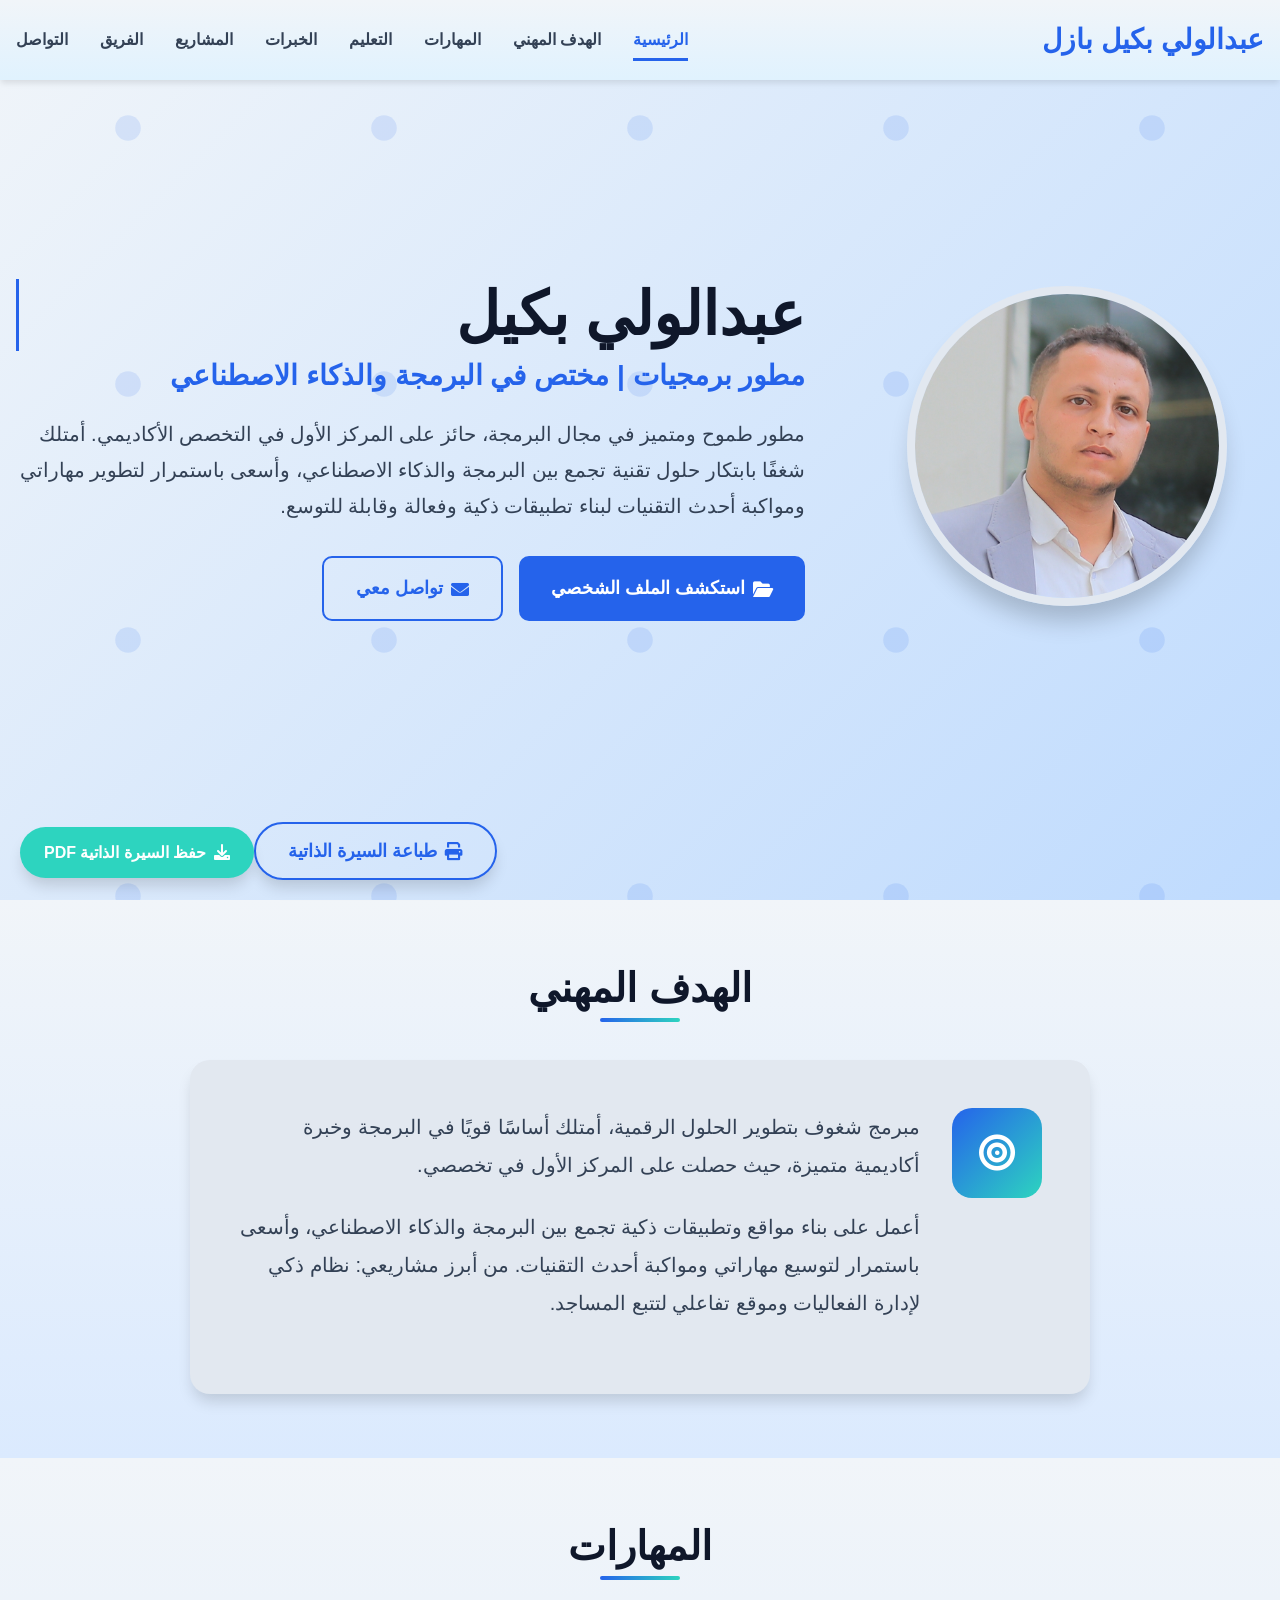
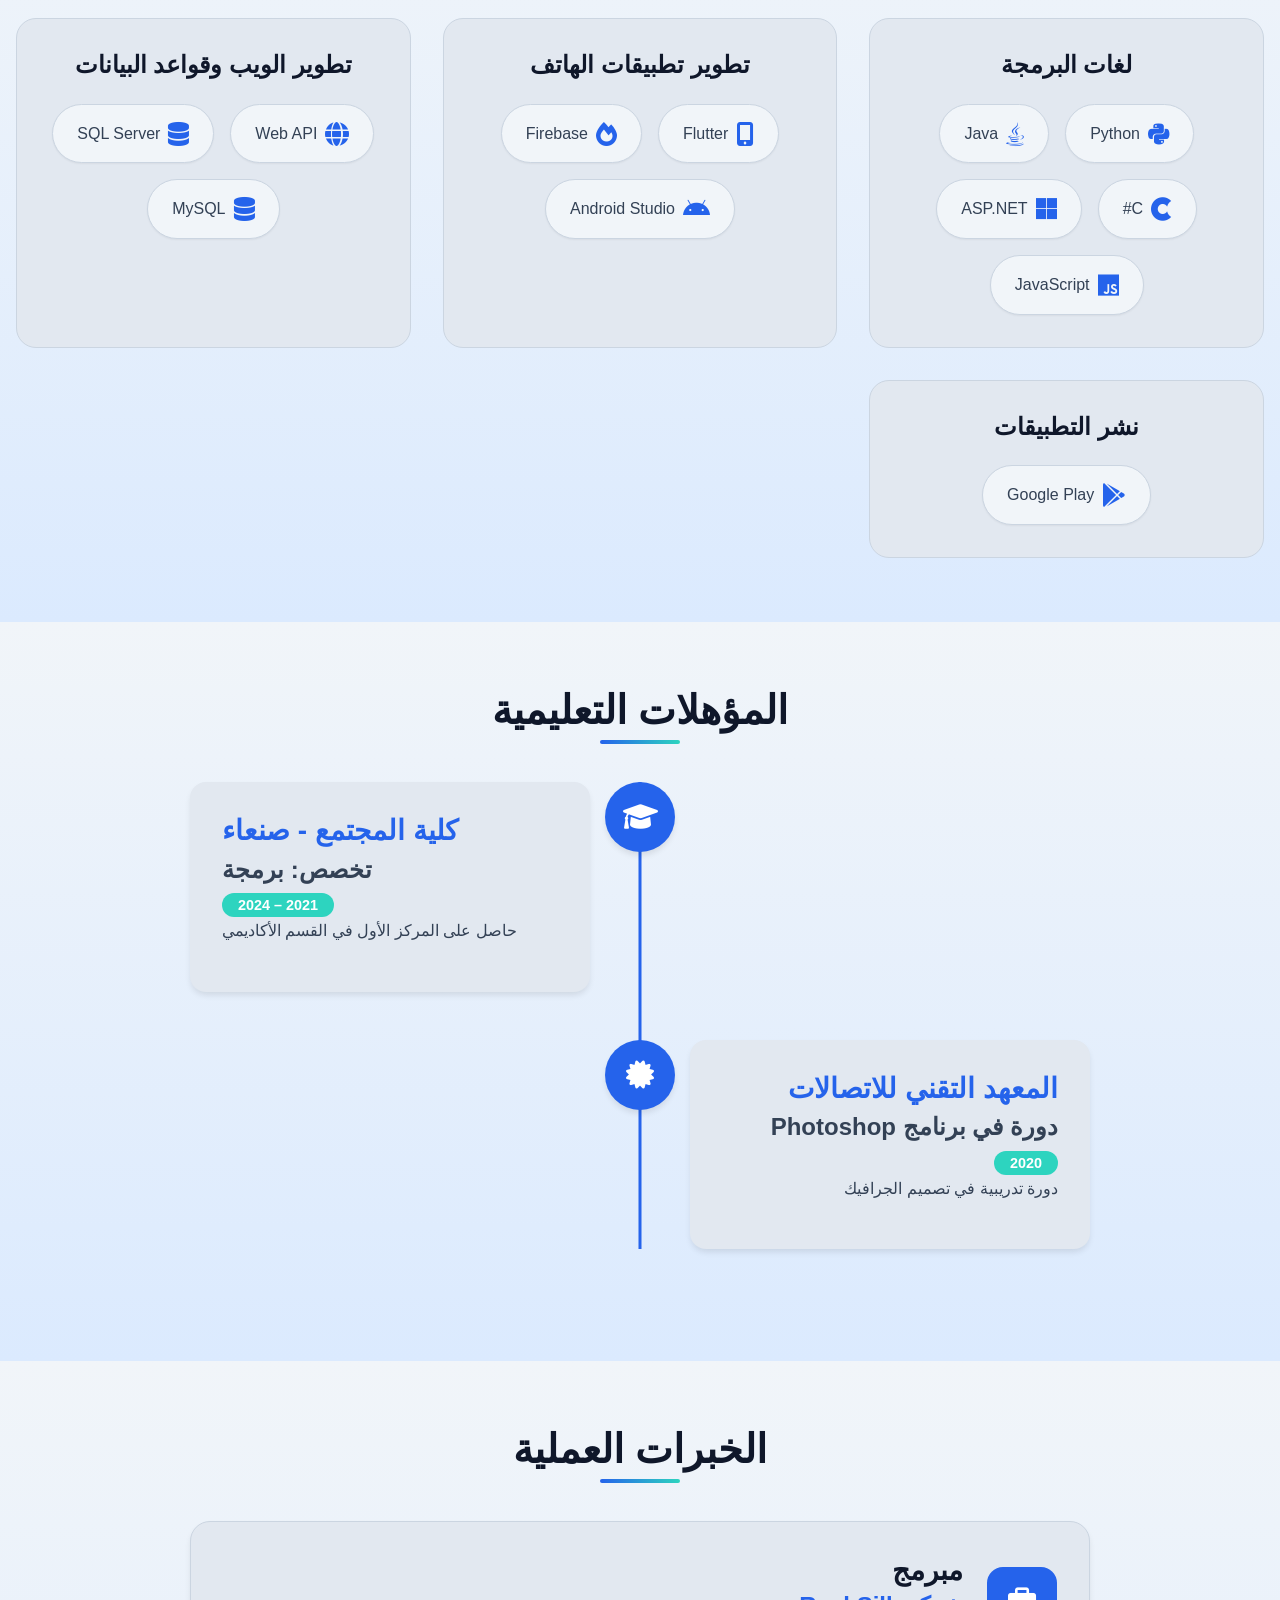
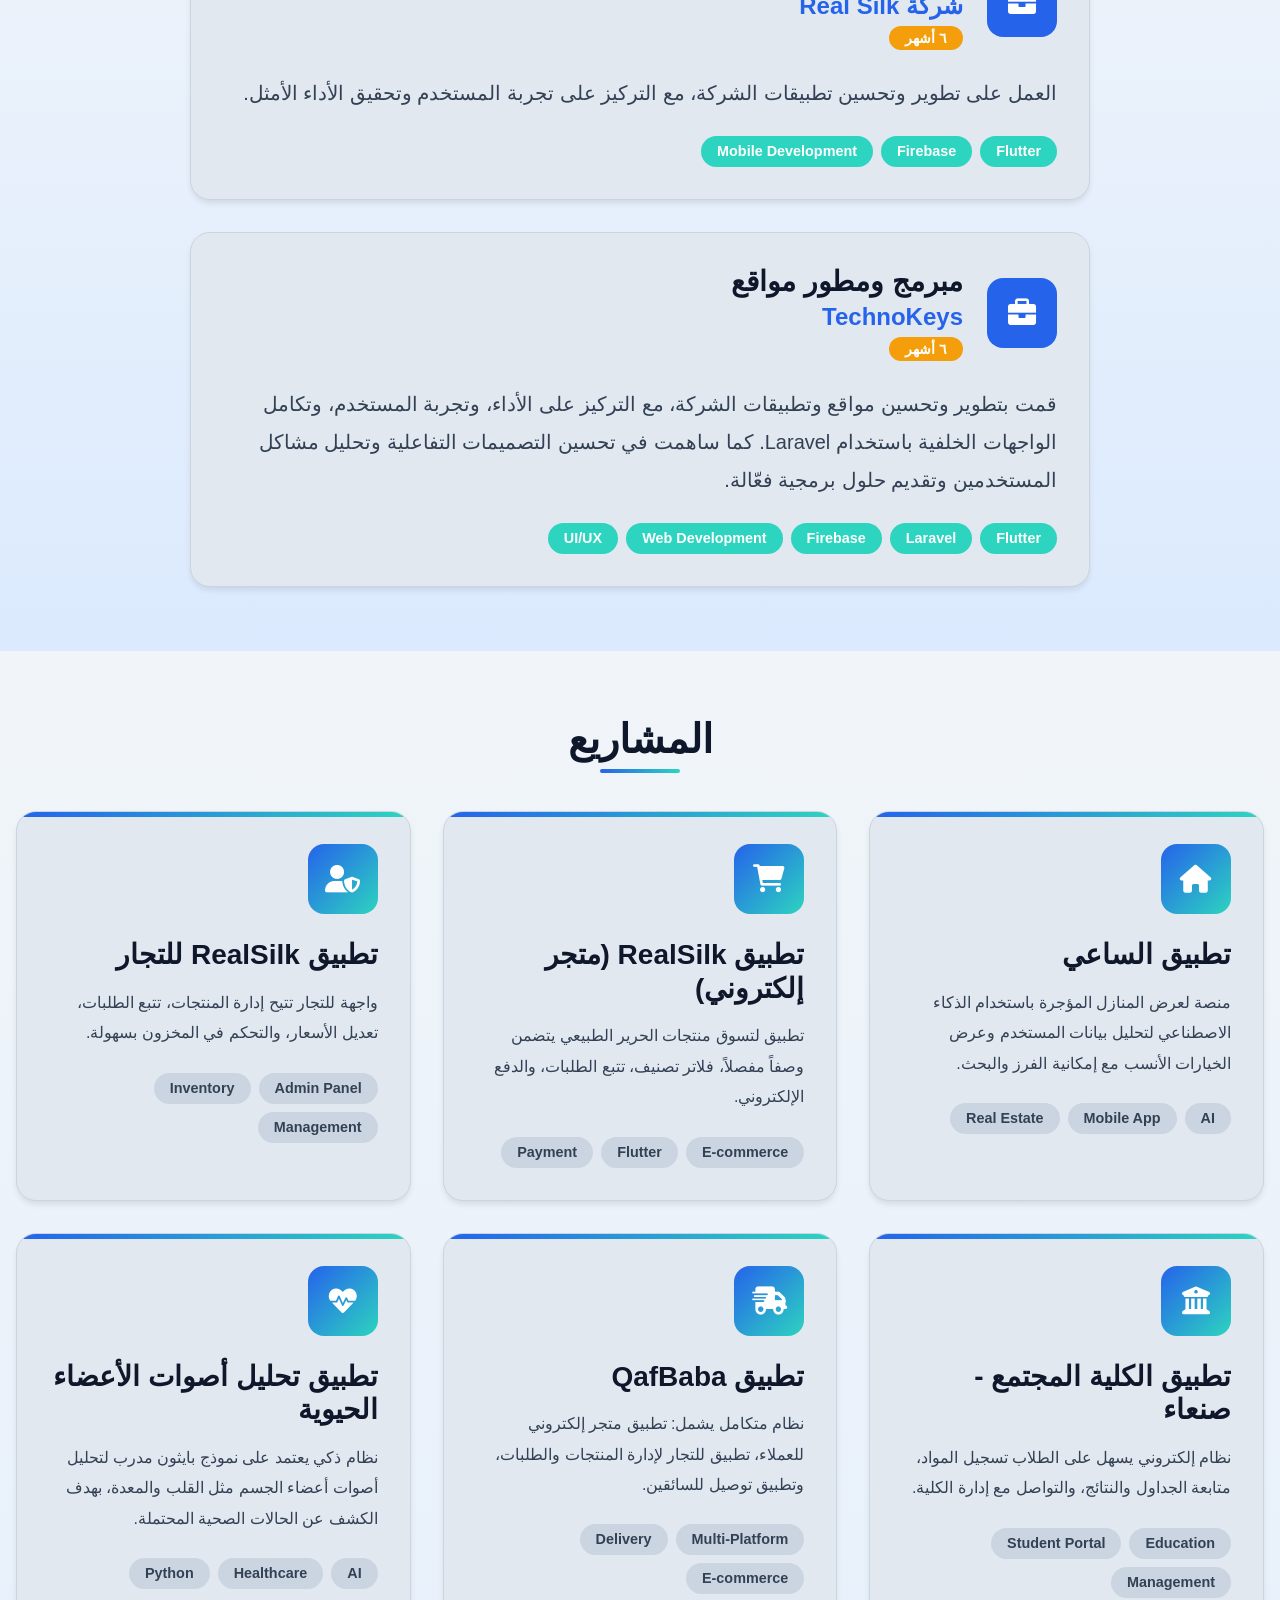
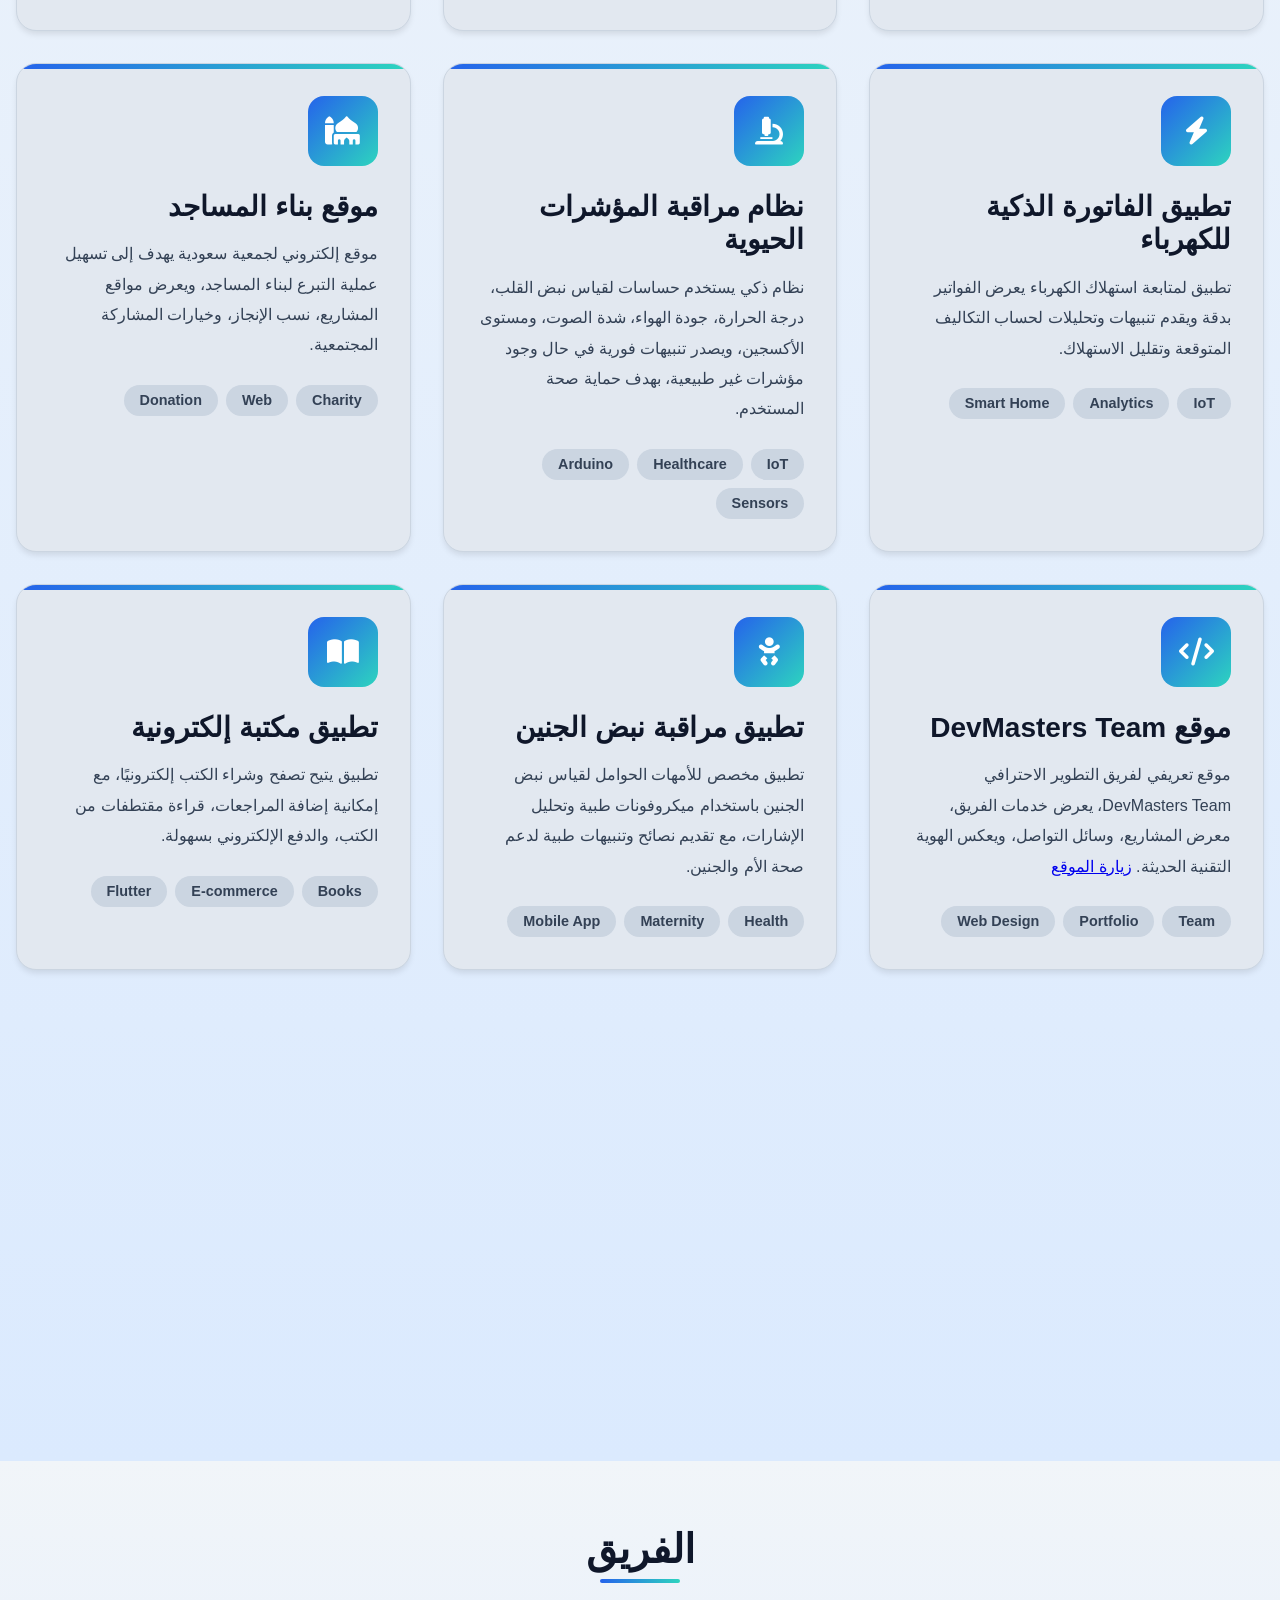
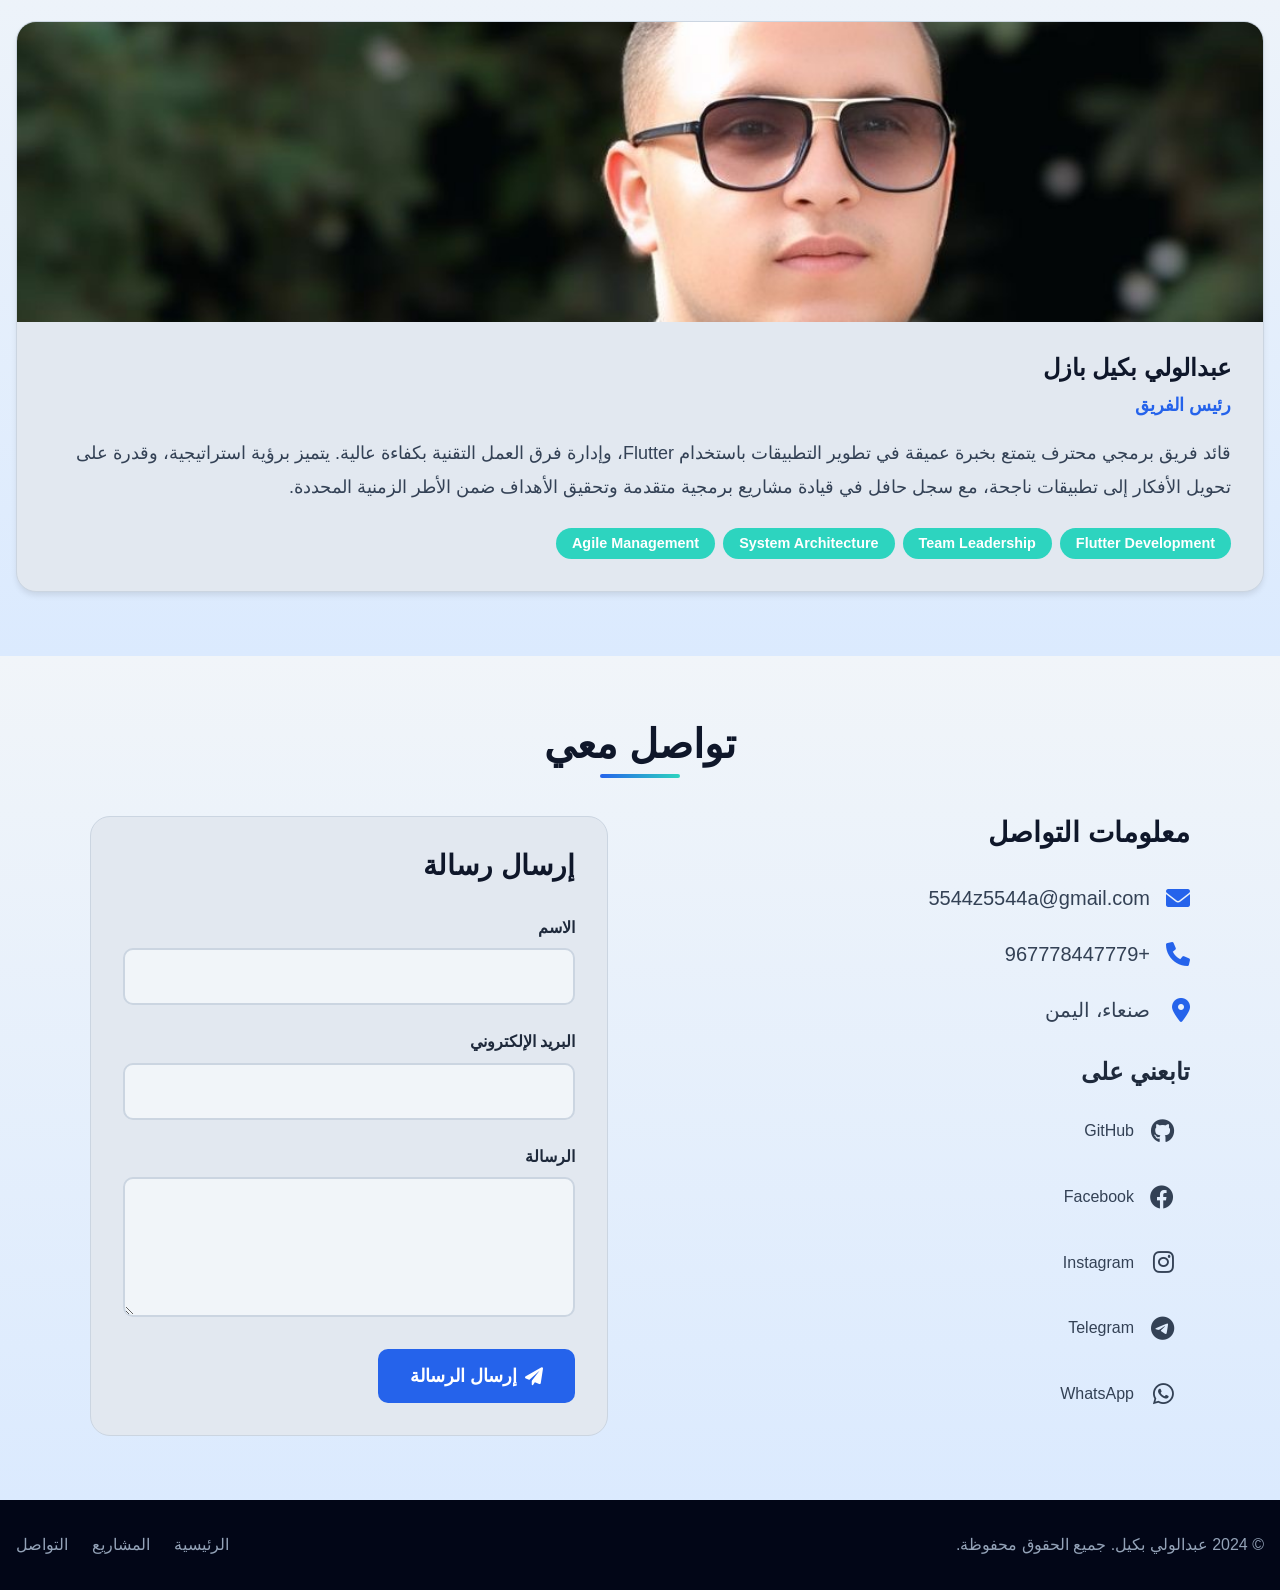
<file: index.html>
<!DOCTYPE html>
<html lang="ar">
<head>
    <meta charset="UTF-8">
    <meta name="viewport" content="width=device-width, initial-scale=1.0">

    <!-- تحسين محركات البحث SEO -->
    <meta name="description" content="عبدالولي بكيل بازل - مطور ومبرمج تطبيقات ومواقع يجمع بين الذكاء الاصطناعي والتصميم الحديث.">
    <meta name="keywords" content="عبدالولي بكيل, عبدالولي بازل, abdalwely, مبرمج في اليمن, الذكاء الاصطناعي, flutter, python, بازل, موقع سيرة ذاتية">
    <meta name="author" content="Abdalwely Bakeel">
    <meta name="robots" content="index, follow">

    <!-- روابط الأيقونات -->
    <link rel="icon" type="image/x-icon" href="favicon.ico">
    <link rel="shortcut icon" href="favicon.ico" type="image/x-icon">
    <link rel="icon" type="image/png" sizes="32x32" href="favicon-32x32.png">
    <link rel="icon" type="image/png" sizes="16x16" href="favicon-16x16.png">
    <link rel="icon" type="image/png" sizes="192x192" href="android-chrome-192x192.png">
    <link rel="icon" type="image/png" sizes="512x512" href="android-chrome-512x512.png">
    <link rel="apple-touch-icon" sizes="180x180" href="apple-touch-icon.png">
    <link rel="manifest" href="site.webmanifest">

    <!-- Open Graph (معاينة المشاركة والصورة) -->
    <meta property="og:title" content="عبدالولي بكيل بازل | Abdalwely CV">
    <meta property="og:description" content="السيرة الذاتية الرسمية للمبرمج عبدالولي بكيل بازل، خبرات ومهارات في البرمجة والذكاء الاصطناعي.">
    <meta property="og:image" content="https://abdalwely.github.io/abdalwelycv/android-chrome-512x512.png">
    <meta property="og:url" content="https://abdalwely.github.io/abdalwelycv/">
    <meta name="twitter:card" content="summary">

    <!-- لون الشريط في المتصفح -->
    <meta name="theme-color" content="#0d6efd">

    <!-- الخطوط -->
    <link href="https://fonts.googleapis.com/css2?family=Poppins:wght@300;400;600;700&display=swap" rel="stylesheet">

    <!-- ملفات CSS -->
    <link rel="stylesheet" href="style.css">
    <link rel="stylesheet" href="https://cdnjs.cloudflare.com/ajax/libs/font-awesome/6.0.0-beta3/css/all.min.css">

    <!-- عنوان الصفحة -->
    <title>عبدالولي بكيل بازل | Abdalwely CV</title>
</head>

<body>
    <header class="navbar">
        <div class="nav-container">
            <div class="nav-logo">  عبدالولي بكيل بازل</div>
            <nav id="nav-menu" class="nav-menu">
                <a href="#home" class="nav-link active" data-section="home">الرئيسية</a>
                <a href="#objective" class="nav-link" data-section="objective">الهدف المهني</a>
                <a href="#skills" class="nav-link" data-section="skills">المهارات</a>
                <a href="#education" class="nav-link" data-section="education">التعليم</a>
                <a href="#experience" class="nav-link" data-section="experience">الخبرات</a>
                <a href="#projects" class="nav-link" data-section="projects">المشاريع</a>
                <a href="#team" class="nav-link" data-section="team">الفريق</a>
                <a href="#contact" class="nav-link" data-section="contact">التواصل</a>
            </nav>
            <div id="nav-toggle" class="nav-toggle">
                <span class="bar"></span>
                <span class="bar"></span>
                <span class="bar"></span>
            </div>
        </div>
    </header>

    <main>
        <section id="home" class="hero section">
            <div class="container">
                <div class="hero-content">
                    <div class="profile-image">
                        <img src="abod.jpg" alt="عبدالولي بكيل بازل" class="profile-img">
                    </div>
                    <div class="hero-text">
                        <h1 class="hero-title">عبدالولي بكيل بازل</h1>
                        <h2 class="hero-subtitle">مطور برمجيات | مختص في البرمجة والذكاء الاصطناعي</h2>
                        <p class="hero-description">
                          مطور طموح ومتميز في مجال البرمجة، حائز على المركز الأول في التخصص الأكاديمي.
                           أمتلك شغفًا بابتكار حلول تقنية تجمع بين البرمجة والذكاء الاصطناعي، وأسعى باستمرار لتطوير مهاراتي ومواكبة أحدث التقنيات لبناء تطبيقات ذكية وفعالة وقابلة للتوسع.</p>
                        <div class="hero-buttons">
                            <a href="#projects" class="btn btn-primary">
                                <i class="fas fa-folder-open"></i> استكشف الملف الشخصي
                            </a>
                            <a href="#contact" class="btn btn-secondary">
                                <i class="fas fa-envelope"></i> تواصل معي
                            </a>
                        </div>
                    </div>
                </div>
            </div>
        </section>

        <section id="objective" class="section">
            <div class="container">
                <h2 class="section-title">الهدف المهني</h2>
                <div class="objective-content">
                    <div class="objective-card">
                        <div class="objective-icon"><i class="fas fa-bullseye"></i></div>
                        <div class="objective-text">
                           <p>
    مبرمج شغوف بتطوير الحلول الرقمية، أمتلك أساسًا قويًا في البرمجة وخبرة أكاديمية متميزة، حيث حصلت على المركز الأول في تخصصي.
</p>

<p>
    أعمل على بناء مواقع وتطبيقات ذكية تجمع بين البرمجة والذكاء الاصطناعي، وأسعى باستمرار لتوسيع مهاراتي ومواكبة أحدث التقنيات. من أبرز مشاريعي: نظام ذكي لإدارة الفعاليات وموقع تفاعلي لتتبع المساجد.
</p>

                        </div>
                    </div>
                </div>
            </div>
        </section>

        <section id="skills" class="section">
            <div class="container">
                <h2 class="section-title">المهارات</h2>
                <div class="skills-grid">
                    <div class="skill-category">
                        <h3 class="category-title">لغات البرمجة</h3>
                        <div class="skills-list">
                            <div class="skill-item"><i class="fab fa-python"></i> Python</div>
                            <div class="skill-item"><i class="fab fa-java"></i> Java</div>
                            <div class="skill-item"><i class="fab fa-cuttlefish"></i> C#</div>
                            <div class="skill-item"><i class="fab fa-microsoft"></i> ASP.NET</div>
                            <div class="skill-item"><i class="fab fa-js"></i> JavaScript</div>
                        </div>
                    </div>
                    <div class="skill-category">
                        <h3 class="category-title">تطوير تطبيقات الهاتف</h3>
                        <div class="skills-list">
                            <div class="skill-item"><i class="fas fa-mobile-alt"></i> Flutter</div>
                            <div class="skill-item"><i class="fas fa-fire"></i> Firebase</div>
                            <div class="skill-item"><i class="fab fa-android"></i> Android Studio</div>
                        </div>
                    </div>
                    <div class="skill-category">
                        <h3 class="category-title">تطوير الويب وقواعد البيانات</h3>
                        <div class="skills-list">
                            <div class="skill-item"><i class="fas fa-globe"></i> Web API</div>
                            <div class="skill-item"><i class="fas fa-database"></i> SQL Server</div>
                            <div class="skill-item"><i class="fas fa-database"></i> MySQL</div>
                        </div>
                    </div>
                    <div class="skill-category">
                        <h3 class="category-title">نشر التطبيقات</h3>
                        <div class="skills-list">
                            <div class="skill-item"><i class="fab fa-google-play"></i> Google Play</div>
                        </div>
                    </div>
                </div>
            </div>
        </section>

        <section id="education" class="section">
            <div class="container">
                <h2 class="section-title">المؤهلات التعليمية</h2>
                <div class="education-timeline">
                    <div class="timeline-item">
                        <div class="timeline-icon"><i class="fas fa-graduation-cap"></i></div>
                        <div class="timeline-content">
                            <h3>كلية المجتمع - صنعاء</h3>
                            <h4>تخصص: برمجة</h4>
                            <span class="timeline-date">2021 – 2024</span>
                            <p>حاصل على المركز الأول في القسم الأكاديمي</p>
                        </div>
                    </div>
                    <div class="timeline-item">
                        <div class="timeline-icon"><i class="fas fa-certificate"></i></div>
                        <div class="timeline-content">
                            <h3>المعهد التقني للاتصالات</h3>
                            <h4>دورة في برنامج Photoshop</h4>
                            <span class="timeline-date">2020</span>
                            <p>دورة تدريبية في تصميم الجرافيك</p>
                        </div>
                    </div>
                </div>
            </div>
        </section>

        <section id="experience" class="section">
    <div class="container">
        <h2 class="section-title">الخبرات العملية</h2>
        <div class="experience-cards">

            <!-- خبرة Real Silk -->
            <div class="experience-card">
                <div class="card-header">
                    <div class="company-logo"><i class="fas fa-briefcase"></i></div>
                    <div class="company-info">
                        <h3>مبرمج</h3>
                        <h4>شركة Real Silk</h4>
                        <span class="duration">٦ أشهر</span>
                    </div>
                </div>
                <div class="card-content">
                    <p>العمل على تطوير وتحسين تطبيقات الشركة، مع التركيز على تجربة المستخدم وتحقيق الأداء الأمثل.</p>
                    <div class="skills-used">
                        <span class="skill-tag">Flutter</span>
                        <span class="skill-tag">Firebase</span>
                        <span class="skill-tag">Mobile Development</span>
                    </div>
                </div>
            </div>

            <!-- خبرة Techno Case -->
            <div class="experience-card">
                <div class="card-header">
                    <div class="company-logo"><i class="fas fa-briefcase"></i></div>
                    <div class="company-info">
                        <h3>مبرمج ومطور مواقع</h3>
                        <h4>TechnoKeys</h4>
                        <span class="duration">٦ أشهر</span>
                    </div>
                </div>
                <div class="card-content">
                    <p>قمت بتطوير وتحسين مواقع وتطبيقات الشركة، مع التركيز على الأداء، وتجربة المستخدم، وتكامل الواجهات الخلفية باستخدام Laravel. كما ساهمت في تحسين التصميمات التفاعلية وتحليل مشاكل المستخدمين وتقديم حلول برمجية فعّالة.</p>
                    <div class="skills-used">
                        <span class="skill-tag">Flutter</span>
                        <span class="skill-tag">Laravel</span>
                        <span class="skill-tag">Firebase</span>
                        <span class="skill-tag">Web Development</span>
                        <span class="skill-tag">UI/UX</span>
                    </div>
                </div>
            </div>

        </div>
    </div>
</section>


        <section id="projects" class="section">
            <div class="container">
                <h2 class="section-title">المشاريع</h2>
                <div class="projects-grid">
                    <div class="project-card">
                        <div class="project-icon"><i class="fas fa-home"></i></div>
                        <div class="project-content">
                            <h3>تطبيق الساعي</h3>
                            <p>منصة لعرض المنازل المؤجرة باستخدام الذكاء الاصطناعي لتحليل بيانات المستخدم وعرض الخيارات الأنسب مع إمكانية الفرز والبحث.</p>
                            <div class="project-tags">
                                <span class="tag">AI</span>
                                <span class="tag">Mobile App</span>
                                <span class="tag">Real Estate</span>
                            </div>
                        </div>
                    </div>
                    <div class="project-card">
                        <div class="project-icon"><i class="fas fa-shopping-cart"></i></div>
                        <div class="project-content">
                            <h3>تطبيق RealSilk (متجر إلكتروني)</h3>
                            <p>تطبيق لتسوق منتجات الحرير الطبيعي يتضمن وصفاً مفصلاً، فلاتر تصنيف، تتبع الطلبات، والدفع الإلكتروني.</p>
                            <div class="project-tags">
                                <span class="tag">E-commerce</span>
                                <span class="tag">Flutter</span>
                                <span class="tag">Payment</span>
                            </div>
                        </div>
                    </div>
                    <div class="project-card">
                        <div class="project-icon"><i class="fas fa-user-shield"></i></div>
                        <div class="project-content">
                            <h3>تطبيق RealSilk للتجار</h3>
                            <p>واجهة للتجار تتيح إدارة المنتجات، تتبع الطلبات، تعديل الأسعار، والتحكم في المخزون بسهولة.</p>
                            <div class="project-tags">
                                <span class="tag">Admin Panel</span>
                                <span class="tag">Inventory</span>
                                <span class="tag">Management</span>
                            </div>
                        </div>
                    </div>
                    <div class="project-card">
                        <div class="project-icon"><i class="fas fa-university"></i></div>
                        <div class="project-content">
                            <h3>تطبيق الكلية المجتمع - صنعاء</h3>
                            <p>نظام إلكتروني يسهل على الطلاب تسجيل المواد، متابعة الجداول والنتائج، والتواصل مع إدارة الكلية.</p>
                            <div class="project-tags">
                                <span class="tag">Education</span>
                                <span class="tag">Student Portal</span>
                                <span class="tag">Management</span>
                            </div>
                        </div>
                    </div>
                    <div class="project-card">
                        <div class="project-icon"><i class="fas fa-shipping-fast"></i></div>
                        <div class="project-content">
                            <h3>تطبيق QafBaba</h3>
                            <p>نظام متكامل يشمل: تطبيق متجر إلكتروني للعملاء، تطبيق للتجار لإدارة المنتجات والطلبات، وتطبيق توصيل للسائقين.</p>
                            <div class="project-tags">
                                <span class="tag">Multi-Platform</span>
                                <span class="tag">Delivery</span>
                                <span class="tag">E-commerce</span>
                            </div>
                        </div>
                    </div>
                    <div class="project-card">
                        <div class="project-icon"><i class="fas fa-heartbeat"></i></div>
                        <div class="project-content">
                            <h3>تطبيق تحليل أصوات الأعضاء الحيوية</h3>
                            <p>نظام ذكي يعتمد على نموذج بايثون مدرب لتحليل أصوات أعضاء الجسم مثل القلب والمعدة، بهدف الكشف عن الحالات الصحية المحتملة.</p>
                            <div class="project-tags">
                                <span class="tag">AI</span>
                                <span class="tag">Healthcare</span>
                                <span class="tag">Python</span>
                            </div>
                        </div>
                    </div>
                    <div class="project-card">
                        <div class="project-icon"><i class="fas fa-bolt"></i></div>
                        <div class="project-content">
                            <h3>تطبيق الفاتورة الذكية للكهرباء</h3>
                            <p>تطبيق لمتابعة استهلاك الكهرباء يعرض الفواتير بدقة ويقدم تنبيهات وتحليلات لحساب التكاليف المتوقعة وتقليل الاستهلاك.</p>
                            <div class="project-tags">
                                <span class="tag">IoT</span>
                                <span class="tag">Analytics</span>
                                <span class="tag">Smart Home</span>
                            </div>
                        </div>
                    </div>
                    

            <!-- مشروع قياس المؤشرات الحيوية -->
            <div class="project-card">
                <div class="project-icon"><i class="fas fa-microscope"></i></div>
                <div class="project-content">
                    <h3>نظام مراقبة المؤشرات الحيوية</h3>
                    <p>نظام ذكي يستخدم حساسات لقياس نبض القلب، درجة الحرارة، جودة الهواء، شدة الصوت، ومستوى الأكسجين، ويصدر تنبيهات فورية في حال وجود مؤشرات غير طبيعية، بهدف حماية صحة المستخدم.</p>
                    <div class="project-tags">
                        <span class="tag">IoT</span>
                        <span class="tag">Healthcare</span>
                        <span class="tag">Arduino</span>
                        <span class="tag">Sensors</span>
                    </div>
                </div>
            </div>

            <!-- موقع بناء المساجد -->
            <div class="project-card">
                <div class="project-icon"><i class="fas fa-mosque"></i></div>
                <div class="project-content">
                    <h3>موقع بناء المساجد</h3>
                    <p>موقع إلكتروني لجمعية سعودية يهدف إلى تسهيل عملية التبرع لبناء المساجد، ويعرض مواقع المشاريع، نسب الإنجاز، وخيارات المشاركة المجتمعية.</p>
                    <div class="project-tags">
                        <span class="tag">Charity</span>
                        <span class="tag">Web</span>
                        <span class="tag">Donation</span>
                    </div>
                </div>
            </div>

            <!-- موقع DevMasters Team -->
            <div class="project-card">
                <div class="project-icon"><i class="fas fa-code"></i></div>
                <div class="project-content">
                    <h3>موقع DevMasters Team</h3>
                    <p>موقع تعريفي لفريق التطوير الاحترافي DevMasters Team، يعرض خدمات الفريق، معرض المشاريع، وسائل التواصل، ويعكس الهوية التقنية الحديثة. <a href="https://abdalwely.github.io/my-pr/" target="_blank">زيارة الموقع</a></p>
                    <div class="project-tags">
                        <span class="tag">Team</span>
                        <span class="tag">Portfolio</span>
                        <span class="tag">Web Design</span>
                    </div>
                </div>
            </div>

            <!-- تطبيق نبض الجنين -->
            <div class="project-card">
                <div class="project-icon"><i class="fas fa-baby"></i></div>
                <div class="project-content">
                    <h3>تطبيق مراقبة نبض الجنين</h3>
                    <p>تطبيق مخصص للأمهات الحوامل لقياس نبض الجنين باستخدام ميكروفونات طبية وتحليل الإشارات، مع تقديم نصائح وتنبيهات طبية لدعم صحة الأم والجنين.</p>
                    <div class="project-tags">
                        <span class="tag">Health</span>
                        <span class="tag">Maternity</span>
                        <span class="tag">Mobile App</span>
                    </div>
                </div>
            </div>

            <!-- متجر إلكتروني للكتب -->
            <div class="project-card">
                <div class="project-icon"><i class="fas fa-book-open"></i></div>
                <div class="project-content">
                    <h3>تطبيق مكتبة إلكترونية</h3>
                    <p>تطبيق يتيح تصفح وشراء الكتب إلكترونيًا، مع إمكانية إضافة المراجعات، قراءة مقتطفات من الكتب، والدفع الإلكتروني بسهولة.</p>
                    <div class="project-tags">
                        <span class="tag">Books</span>
                        <span class="tag">E-commerce</span>
                        <span class="tag">Flutter</span>
                    </div>
                </div>
            </div>

            <!-- تطبيق استشارة طبيب -->
            <div class="project-card">
                <div class="project-icon"><i class="fas fa-stethoscope"></i></div>
                <div class="project-content">
                    <h3>تطبيق استشارة طبيب</h3>
                    <p>تطبيق يتيح للمستخدمين حجز استشارات طبية عبر الإنترنت مع أطباء متخصصين، مع إمكانية إرسال التحاليل والأعراض ومتابعة التوصيات الطبية.</p>
                    <div class="project-tags">
                        <span class="tag">Medical</span>
                        <span class="tag">Consultation</span>
                        <span class="tag">Telemedicine</span>
                    </div>
                </div>
            </div>

        </div>
    </div>
</section>

        <section id="team" class="section">
            <div class="container">
                <h2 class="section-title">الفريق</h2>
                <div class="team-grid">
                    <div class="team-card" data-aos="zoom-in" data-aos-delay="100">
                        <div class="team-image">
                            <img src="abod2.jpg" alt="عبدالولي بكيل بازل">
                            <div class="team-overlay">
                                <div class="social-links">
                                    <a href="https://www.facebook.com/profile.php?id=100047991303906" class="social-link"><i class="fab fa-facebook"></i></a>
                                    <a href="https://github.com/abdalwely" class="social-link"><i class="fab fa-github"></i></a>
                                    <a href="https://www.instagram.com/ab__bz?igsh=NDZ6YjQ2N3Zwd2J5" class="social-link"><i class="fab fa-instagram"></i></a>
                                </div>
                            </div>
                        </div>
                        <div class="team-info">
                            <h3>عبدالولي بكيل بازل</h3>
                            <p class="role">رئيس الفريق</p>
                            <p class="description">
                                قائد فريق برمجي محترف يتمتع بخبرة عميقة في تطوير التطبيقات باستخدام Flutter، وإدارة فرق العمل التقنية بكفاءة عالية. يتميز برؤية استراتيجية، وقدرة على تحويل الأفكار إلى تطبيقات ناجحة، مع سجل حافل في قيادة مشاريع برمجية متقدمة وتحقيق الأهداف ضمن الأطر الزمنية المحددة.
                            </p>
                            <div class="team-skills">
                                <span>Flutter Development</span>
                                <span>Team Leadership</span>
                                <span>System Architecture</span>
                                <span>Agile Management</span>
                            </div>
                        </div>
                    </div>
                </div>
            </div>
        </section>

        <section id="contact" class="section">
            <div class="container">
                <h2 class="section-title">تواصل معي</h2>
                <div class="contact-content">
                    <div class="contact-info">
                        <h3>معلومات التواصل</h3>
                        <div class="contact-item">
                            <i class="fas fa-envelope"></i> 5544z5544a@gmail.com
                        </div>
                        <div class="contact-item">
                            <i class="fas fa-phone"></i> +967778447779
                        </div>
                        <div class="contact-item">
                            <i class="fas fa-map-marker-alt"></i> صنعاء، اليمن
                        </div>
                        <div class="social-links">
                            <h4>تابعني على</h4>
                            <a href="https://github.com/abdalwely" class="social-link"><i class="fab fa-github"></i> GitHub</a>
                            <a href="https://www.facebook.com/profile.php?id=100047991303906" class="social-link"><i class="fab fa-facebook"></i> Facebook</a>
                            <a href="https://www.instagram.com/ab__bz?igsh=NDZ6YjQ2N3Zwd2J5" class="social-link"><i class="fab fa-instagram"></i> Instagram</a>
                            <a href="https://t.me/abdalwely" class="social-link"><i class="fab fa-telegram"></i> Telegram</a>
                            <a href="https://wa.me/+967778447779" class="social-link"><i class="fab fa-whatsapp"></i> WhatsApp</a>
                        </div>
                    </div>
                    <div class="contact-form">
                        <h3>إرسال رسالة</h3>
                        <form id="contactForm">
                            <div class="form-group">
                                <label for="name">الاسم</label>
                                <input type="text" id="name" name="name" required>
                            </div>
                            <div class="form-group">
                                <label for="email">البريد الإلكتروني</label>
                                <input type="email" id="email" name="email" required>
                            </div>
                            <div class="form-group">
                                <label for="message">الرسالة</label>
                                <textarea id="message" name="message" required></textarea>
                            </div>
                            <button type="submit" class="btn btn-primary">
                                <i class="fas fa-paper-plane"></i> إرسال الرسالة
                            </button>
                        </form>
                    </div>
                </div>
            </div>
        </section>
    </main>

    <footer class="footer">
        <div class="container">
            <div class="footer-content">
                <div class="footer-text">
                    © 2024 عبدالولي بكيل. جميع الحقوق محفوظة.
                </div>
                <div class="footer-links">
                    <a href="#home">الرئيسية</a>
                    <a href="#projects">المشاريع</a>
                    <a href="#contact">التواصل</a>
                </div>
            </div>
        </div>
    </footer>

    <script src="script.js"></script>
</body>
</html>
</file>
<file: style.css>
/* CSS Reset والإعدادات الأساسية */
* {
    margin: 0;
    padding: 0;
    box-sizing: border-box;
}

:root {
    /* نظام الألوان المحسن */
    --primary-color: #2563EB; /* أزرق غامق أنيق */
    --primary-dark: #1E3A8A;
    --secondary-color: #2DD4BF; /* أخضر زمردي */
    --accent-color: #F59E0B; /* برتقالي دافئ */
    --success-color: #22C55E;
    --warning-color: #F97316;
    --error-color: #EF4444;
    
    /* الألوان المحايدة */
    --neutral-50: #F1F5F9; /* خلفية فاتحة غير بيضاء نقية */
    --neutral-100: #E2E8F0;
    --neutral-200: #CBD5E1;
    --neutral-300: #94A3B8;
    --neutral-400: #64748B;
    --neutral-500: #475569;
    --neutral-600: #334155;
    --neutral-700: #1E293B;
    --neutral-800: #0F172A;
    --neutral-900: #020617;
    
    /* الخطوط */
    --font-primary: 'Tajawal', 'Segoe UI', Tahoma, Geneva, Verdana, sans-serif;
    --font-secondary: 'Noto Sans Arabic', 'Arial', sans-serif;
    
    /* المساحات */
    --spacing-xs: 0.25rem;
    --spacing-sm: 0.5rem;
    --spacing-md: 1rem;
    --spacing-lg: 1.5rem;
    --spacing-xl: 2rem;
    --spacing-2xl: 3rem;
    --spacing-3xl: 4rem;
    
    /* نقاط التوقف للاستجابة */
    --mobile: 768px;
    --tablet: 1024px;
    --desktop: 1280px;
    
    /* الظلال */
    --shadow-sm: 0 1px 2px 0 rgba(0, 0, 0, 0.05);
    --shadow-md: 0 4px 6px -1px rgba(0, 0, 0, 0.1);
    --shadow-lg: 0 10px 15px -3px rgba(0, 0, 0, 0.15);
    --shadow-xl: 0 20px 25px -5px rgba(0, 0, 0, 0.2);
    
    /* الانتقالات */
    --transition-fast: 0.2s ease;
    --transition-normal: 0.3s ease;
    --transition-slow: 0.5s ease;
}

html {
    scroll-behavior: smooth;
    font-size: 16px;
}

body {
    font-family: var(--font-primary);
    line-height: 1.6;
    color: var(--neutral-800);
    background: linear-gradient(135deg, var(--neutral-50) 0%, #BFDBFE 100%);
    direction: rtl;
    text-align: right;
}

/* النصوص */
h1, h2, h3, h4, h5, h6 {
    line-height: 1.2;
    font-weight: 700;
    margin-bottom: var(--spacing-md);
    color: var(--neutral-800); /* لون داكن لضمان الوضوح */
}

h1 { font-size: 2.75rem; }
h2 { font-size: 2.25rem; }
h3 { font-size: 1.75rem; }
h4 { font-size: 1.5rem; }
h5 { font-size: 1.25rem; }
h6 { font-size: 1rem; }

p {
    margin-bottom: var(--spacing-md);
    color: var(--neutral-600);
}

/* الحاويات */
.container {
    max-width: var(--desktop);
    margin: 0 auto;
    padding: 0 var(--spacing-md);
}

/* الأقسام */
.section {
    padding: var(--spacing-3xl) 0;
    min-height: auto;
    background: linear-gradient(180deg, var(--neutral-50), #DBEAFE); /* خلفية غير بيضاء */
    position: relative;
}

.section-title {
    text-align: center;
    font-size: 2.5rem;
    font-weight: 800;
    color: var(--neutral-800);
    margin-bottom: var(--spacing-2xl);
    position: relative;
}

.section-title::after {
    content: '';
    position: absolute;
    bottom: -10px;
    left: 50%;
    transform: translateX(-50%);
    width: 80px;
    height: 4px;
    background: linear-gradient(90deg, var(--primary-color), var(--secondary-color));
    border-radius: 2px;
}

/* شريط التنقل */
.navbar {
    position: fixed;
    top: 0;
    width: 100%;
    background: linear-gradient(180deg, var(--neutral-50) 0%, #E0F2FE 100%); /* خلفية غير بيضاء */
   
    box-shadow: var(--shadow-md);
    z-index: 1000;
    transition: var(--transition-normal);
}

.nav-container {
    max-width: var(--desktop);
    margin: 0 auto;
    padding: 0 var(--spacing-md);
    display: flex;
    justify-content: space-between;
    align-items: center;
    height: 80px;
}

.nav-logo {
    font-size: 1.75rem;
    font-weight: 800;
    color: var(--primary-color);
}

.nav-menu {
    display: flex;
    gap: var(--spacing-xl);
}

.nav-link {
    text-decoration: none;
    color: var(--neutral-600);
    font-weight: 600;
    transition: var(--transition-fast);
    position: relative;
    padding: var(--spacing-sm) 0;
}

.nav-link:hover,
.nav-link.active {
    color: var(--primary-color);
}

.nav-link::after {
    content: '';
    position: absolute;
    bottom: 0;
    left: 0;
    width: 0;
    height: 3px;
    background: var(--primary-color);
    transition: var(--transition-fast);
}

.nav-link:hover::after,
.nav-link.active::after {
    width: 100%;
}

.nav-toggle {
    display: none;
    flex-direction: column;
    cursor: pointer;
}

.bar {
    width: 30px;
    height: 4px;
    background: var(--neutral-600);
    margin: 3px 0;
    transition: var(--transition-fast);
}

/* الصفحة الرئيسية */
.hero {
    min-height: 100vh;
    display: flex;
    align-items: center;
    background: linear-gradient(135deg, var(--neutral-50) 0%, #BFDBFE 100%); /* خلفية غير بيضاء */
    position: relative;
    overflow: hidden;
}

.hero::before {
    content: '';
    position: absolute;
    top: 0;
    left: 0;
    right: 0;
    bottom: 0;
    background: url('data:image/svg+xml,<svg xmlns="http://www.w3.org/2000/svg" viewBox="0 0 100 20"><defs><pattern id="a" patternUnits="userSpaceOnUse" width="20" height="20"><circle cx="10" cy="10" r="1" fill="%232563EB" opacity="0.2"/></pattern></defs><rect width="100%" height="100%" fill="url(%23a)"/></svg>');
    opacity: 0.6;
}

.hero-content {
    display: grid;
    grid-template-columns: 1fr 2fr;
    gap: var(--spacing-3xl);
    align-items: center;
    position: relative;
    z-index: 1;
}

.profile-image {
    text-align: center;
}

.profile-img {
    width: 320px;
    height: 320px;
    border-radius: 50%;
    object-fit: cover;
    box-shadow: var(--shadow-xl);
    border: 8px solid var(--neutral-100); /* حدود متباينة */
    transition: var(--transition-normal);
}

.profile-img:hover {
    transform: scale(1.05);
    box-shadow: 0 25px 50px rgba(37, 99, 235, 0.3);
}

.hero-text {
    animation: fadeInUp 1.2s ease;
}

.hero-title {
    font-size: 3.75rem;
    font-weight: 900;
    color: var(--neutral-800);
    margin-bottom: var(--spacing-sm);
}

.hero-subtitle {
    font-size: 1.75rem;
    color: var(--primary-color);
    margin-bottom: var(--spacing-lg);
    font-weight: 600;
}

.hero-description {
    font-size: 1.25rem;
    color: var(--neutral-600);
    margin-bottom: var(--spacing-xl);
    line-height: 1.8;
}

.hero-buttons {
    display: flex;
    gap: var(--spacing-md);
    flex-wrap: wrap;
}

/* الأزرار */
.btn {
    display: inline-flex;
    align-items: center;
    gap: var(--spacing-sm);
    padding: var(--spacing-md) var(--spacing-xl);
    border: none;
    border-radius: 10px;
    font-size: 1.125rem;
    font-weight: 700;
    text-decoration: none;
    cursor: pointer;
    transition: var(--transition-fast);
    position: relative;
    overflow: hidden;
}

.btn::before {
    content: '';
    position: absolute;
    top: 0;
    left: -100%;
    width: 100%;
    height: 100%;
    background: linear-gradient(90deg, transparent, rgba(255,255,255,0.3), transparent);
    transition: var(--transition-normal);
}

.btn:hover::before {
    left: 100%;
}

.btn-primary {
    background: var(--primary-color);
    color: white;
}

.btn-primary:hover {
    background: var(--primary-dark);
    transform: translateY(-3px);
    box-shadow: var(--shadow-lg);
}

.btn-secondary {
    background: transparent;
    color: var(--primary-color);
    border: 2px solid var(--primary-color);
}

.btn-secondary:hover {
    background: var(--primary-color);
    color: white;
    transform: translateY(-3px);
}

/* الهدف المهني */
.objective-content {
    max-width: 900px;
    margin: 0 auto;
}

.objective-card {
    background: var(--neutral-100); /* خلفية متباينة */
    border-radius: 20px;
    padding: var(--spacing-2xl);
    box-shadow: var(--shadow-lg);
    display: flex;
    gap: var(--spacing-xl);
    align-items: flex-start;
    transition: var(--transition-normal);
}

.objective-card:hover {
    transform: translateY(-8px);
    box-shadow: var(--shadow-xl);
}

.objective-icon {
    background: linear-gradient(135deg, var(--primary-color), var(--secondary-color));
    color: white;
    width: 90px;
    height: 90px;
    border-radius: 20px;
    display: flex;
    align-items: center;
    justify-content: center;
    font-size: 2.25rem;
    flex-shrink: 0;
}

.objective-text p {
    font-size: 1.25rem;
    line-height: 1.9;
    margin-bottom: var(--spacing-lg);
    color: var(--neutral-600);
}

/* المهارات */
#skills {
    background: linear-gradient(180deg, var(--neutral-50), #DBEAFE); /* خلفية غير بيضاء */
}

.skills-grid {
    display: grid;
    grid-template-columns: repeat(auto-fit, minmax(320px, 1fr));
    gap: var(--spacing-xl);
}

.skill-category {
    background: var(--neutral-100);
    border-radius: 20px;
    padding: var(--spacing-xl);
    transition: var(--transition-normal);
    border: 1px solid var(--neutral-200);
}

.skill-category:hover {
    transform: translateY(-8px);
    box-shadow: var(--shadow-lg);
    border-color: var(--primary-color);
}

.category-title {
    color: var(--neutral-800);
    margin-bottom: var(--spacing-lg);
    font-size: 1.5rem;
    text-align: center;
}

.skills-list {
    display: flex;
    flex-wrap: wrap;
    gap: var(--spacing-md);
    justify-content: center;
}

.skill-item {
    background: var(--neutral-50);
    padding: var(--spacing-md) var(--spacing-lg);
    border-radius: 30px;
    display: flex;
    align-items: center;
    gap: var(--spacing-sm);
    box-shadow: var(--shadow-sm);
    transition: var(--transition-fast);
    border: 1px solid var(--neutral-200);
    color: var(--neutral-600);
}

.skill-item:hover {
    background: var(--primary-color);
    color: white;
    transform: translateY(-3px);
    box-shadow: var(--shadow-md);
}

.skill-item i {
    font-size: 1.5rem;
    color: var(--primary-color);
    transition: var(--transition-fast);
}

.skill-item:hover i {
    color: white;
}

/* المؤهلات التعليمية */
.education-timeline {
    max-width: 900px;
    margin: 0 auto;
    position: relative;
}

.education-timeline::before {
    content: '';
    position: absolute;
    right: 50%;
    top: 0;
    bottom: 0;
    width: 3px;
    background: var(--primary-color);
    transform: translateX(50%);
}

.timeline-item {
    display: flex;
    margin-bottom: var(--spacing-2xl);
    position: relative;
}

.timeline-item:nth-child(odd) {
    flex-direction: row-reverse;
}

.timeline-item:nth-child(odd) .timeline-content {
    text-align: left;
}

.timeline-icon {
    background: var(--primary-color);
    color: white;
    width: 70px;
    height: 70px;
    border-radius: 50%;
    display: flex;
    align-items: center;
    justify-content: center;
    font-size: 1.75rem;
    position: absolute;
    right: 50%;
    transform: translateX(50%);
    z-index: 2;
    box-shadow: var(--shadow-md);
}

.timeline-content {
    background: var(--neutral-100);
    border-radius: 16px;
    padding: var(--spacing-xl);
    box-shadow: var(--shadow-md);
    width: calc(50% - 50px);
    transition: var(--transition-normal);
}

.timeline-item:nth-child(odd) .timeline-content {
    margin-right: calc(50% + 50px);
}

.timeline-item:nth-child(even) .timeline-content {
    margin-left: calc(50% + 50px);
}

.timeline-content:hover {
    transform: translateY(-8px);
    box-shadow: var(--shadow-lg);
}

.timeline-content h3 {
    color: var(--primary-color);
    margin-bottom: var(--spacing-sm);
}

.timeline-content h4 {
    color: var(--neutral-600);
    font-weight: 600;
    margin-bottom: var(--spacing-sm);
}

.timeline-date {
    background: var(--secondary-color);
    color: white;
    padding: var(--spacing-xs) var(--spacing-md);
    border-radius: 20px;
    font-size: 0.9rem;
    font-weight: 600;
}

/* الخبرات العملية */
#experience {
    background: linear-gradient(180deg, var(--neutral-50), #DBEAFE);
}

.experience-cards {
    display: grid;
    gap: var(--spacing-xl);
    max-width: 900px;
    margin: 0 auto;
}

.experience-card {
    background: var(--neutral-100);
    border-radius: 20px;
    padding: var(--spacing-xl);
    box-shadow: var(--shadow-md);
    transition: var(--transition-normal);
    border: 1px solid var(--neutral-200);
}

.experience-card:hover {
    transform: translateY(-8px);
    box-shadow: var(--shadow-xl);
    border-color: var(--primary-color);
}

.card-header {
    display: flex;
    align-items: center;
    gap: var(--spacing-lg);
    margin-bottom: var(--spacing-lg);
}

.company-logo {
    background: var(--primary-color);
    color: white;
    width: 70px;
    height: 70px;
    border-radius: 16px;
    display: flex;
    align-items: center;
    justify-content: center;
    font-size: 1.75rem;
}

.company-info h3 {
    color: var(--neutral-800);
    margin-bottom: var(--spacing-xs);
}

.company-info h4 {
    color: var(--primary-color);
    margin-bottom: var(--spacing-xs);
}

.duration {
    background: var(--accent-color);
    color: white;
    padding: var(--spacing-xs) var(--spacing-md);
    border-radius: 16px;
    font-size: 0.9rem;
    font-weight: 600;
}

.card-content p {
    font-size: 1.25rem;
    line-height: 1.9;
    margin-bottom: var(--spacing-lg);
    color: var(--neutral-600);
}

.skills-used {
    display: flex;
    flex-wrap: wrap;
    gap: var(--spacing-sm);
}

.skill-tag {
    background: var(--secondary-color);
    color: white;
    padding: var(--spacing-xs) var(--spacing-md);
    border-radius: 16px;
    font-size: 0.9rem;
    font-weight: 600;
}

/* المشاريع */
.projects-grid {
    display: grid;
    grid-template-columns: repeat(auto-fit, minmax(360px, 1fr));
    gap: var(--spacing-xl);
}

.project-card {
    background: var(--neutral-100);
    border-radius: 20px;
    padding: var(--spacing-xl);
    box-shadow: var(--shadow-md);
    transition: var(--transition-normal);
    border: 1px solid var(--neutral-200);
    position: relative;
    overflow: hidden;
}

.project-card::before {
    content: '';
    position: absolute;
    top: 0;
    left: 0;
    right: 0;
    height: 5px;
    background: linear-gradient(90deg, var(--primary-color), var(--secondary-color));
}

.project-card:hover {
    transform: translateY(-10px);
    box-shadow: var(--shadow-xl);
}

.project-icon {
    background: linear-gradient(135deg, var(--primary-color), var(--secondary-color));
    color: white;
    width: 70px;
    height: 70px;
    border-radius: 16px;
    display: flex;
    align-items: center;
    justify-content: center;
    font-size: 1.75rem;
    margin-bottom: var(--spacing-lg);
}

.project-content h3 {
    color: var(--neutral-800);
    margin-bottom: var(--spacing-md);
}

.project-content p {
    line-height: 1.9;
    margin-bottom: var(--spacing-lg);
    color: var(--neutral-600);
}

.project-tags {
    display: flex;
    flex-wrap: wrap;
    gap: var(--spacing-sm);
}

.tag {
    background: var(--neutral-200);
    color: var(--neutral-600);
    padding: var(--spacing-xs) var(--spacing-md);
    border-radius: 16px;
    font-size: 0.9rem;
    font-weight: 600;
    transition: var(--transition-fast);
}

.tag:hover {
    background: var(--primary-color);
    color: white;
}

/* قسم الفريق */
#team {
    background: linear-gradient(180deg, var(--neutral-50), #DBEAFE);
}

.team-grid {
    display: grid;
    grid-template-columns: repeat(auto-fit, minmax(360px, 1fr));
    gap: var(--spacing-xl);
}

.team-card {
    background: var(--neutral-100);
    border-radius: 20px;
    box-shadow: var(--shadow-md);
    transition: var(--transition-normal);
    border: 1px solid var(--neutral-200);
    position: relative;
    overflow: hidden;
}

.team-card:hover {
    transform: translateY(-10px);
    box-shadow: var(--shadow-xl);
}

.team-image {
    width: 100%;
    height: 300px;
    overflow: hidden;
}

.team-image img {
    width: 100%;
    height: 100%;
    object-fit: cover;
    transition: var(--transition-normal);
}

.team-card:hover .team-image img {
    transform: scale(1.05);
}

.team-overlay {
    position: absolute;
    top: 0;
    left: 0;
    right: 0;
    bottom: 0;
    background: rgba(0, 0, 0, 0.6); /* خلفية داكنة لضمان وضوح الأيقونات */
    display: flex;
    align-items: center;
    justify-content: center;
    opacity: 0;
    transition: var(--transition-normal);
}

.team-card:hover .team-overlay {
    opacity: 1;
}

.team-overlay .social-links {
    display: flex;
    gap: var(--spacing-md);
}

.team-overlay .social-link {
    color: white;
    font-size: 1.5rem;
    transition: var(--transition-fast);
}

.team-overlay .social-link:hover {
    color: var(--primary-color);
    transform: scale(1.2);
}

.team-info {
    padding: var(--spacing-xl);
}

.team-info h3 {
    color: var(--neutral-800);
    font-size: 1.5rem;
    margin-bottom: var(--spacing-sm);
}

.role {
    color: var(--primary-color);
    font-size: 1.125rem;
    font-weight: 600;
    margin-bottom: var(--spacing-md);
}

.description {
    font-size: 1.125rem;
    line-height: 1.9;
    margin-bottom: var(--spacing-lg);
    color: var(--neutral-600);
}

.team-skills {
    display: flex;
    flex-wrap: wrap;
    gap: var(--spacing-sm);
}

.team-skills span {
    background: var(--secondary-color);
    color: white;
    padding: var(--spacing-xs) var(--spacing-md);
    border-radius: 16px;
    font-size: 0.9rem;
    font-weight: 600;
}

/* التواصل */
#contact {
    background: linear-gradient(180deg, var(--neutral-50), #DBEAFE);
}

.contact-content {
    display: grid;
    grid-template-columns: 1fr 1fr;
    gap: var(--spacing-3xl);
    max-width: 1100px;
    margin: 0 auto;
}

.contact-info h3,
.contact-form h3 {
    color: var(--neutral-800);
    margin-bottom: var(--spacing-xl);
    font-size: 1.75rem;
}

.contact-item {
    display: flex;
    align-items: center;
    gap: var(--spacing-md);
    margin-bottom: var(--spacing-lg);
    font-size: 1.25rem;
    color: var(--neutral-600);
}

.contact-item i {
    color: var(--primary-color);
    font-size: 1.5rem;
    width: 24px;
}

.social-links {
    margin-top: var(--spacing-xl);
}

.social-links h4 {
    margin-bottom: var(--spacing-md);
    color: var(--neutral-700);
}

.social-link {
    display: flex;
    align-items: center;
    gap: var(--spacing-md);
    padding: var(--spacing-md);
    text-decoration: none;
    color: var(--neutral-600);
    border-radius: 10px;
    transition: var(--transition-fast);
    margin-bottom: var(--spacing-sm);
}

.social-link:hover {
    background: var(--neutral-200);
    color: var(--primary-color);
    transform: translateX(-8px);
}

.social-link i {
    font-size: 1.5rem;
    width: 24px;
}

/* نموذج التواصل */
.contact-form {
    background: var(--neutral-100);
    border-radius: 20px;
    padding: var(--spacing-xl);
    border: 1px solid var(--neutral-200);
}

.form-group {
    margin-bottom: var(--spacing-lg);
}

.form-group label {
    display: block;
    margin-bottom: var(--spacing-sm);
    font-weight: 700;
    color: var(--neutral-700);
}

.form-group input,
.form-group textarea {
    width: 100%;
    padding: var(--spacing-md);
    border: 2px solid var(--neutral-200);
    border-radius: 10px;
    font-size: 1.125rem;
    transition: var(--transition-fast);
    font-family: inherit;
    background: var(--neutral-50);
    color: var(--neutral-600);
}

.form-group input:focus,
.form-group textarea:focus {
    outline: none;
    border-color: var(--primary-color);
    box-shadow: 0 0 0 4px rgba(37, 99, 235, 0.1);
}

.form-group textarea {
    resize: vertical;
    min-height: 140px;
}

/* الفوتر */
.footer {
    background: var(--neutral-900); /* خلفية داكنة لضمان وضوح النص الأبيض */
    color: var(--neutral-300);
    padding: var(--spacing-xl) 0;
}

.footer-content {
    display: flex;
    justify-content: space-between;
    align-items: center;
    flex-wrap: wrap;
    gap: var(--spacing-md);
}

.footer-links {
    display: flex;
    gap: var(--spacing-lg);
}

.footer-links a {
    color: var(--neutral-300);
    text-decoration: none;
    transition: var(--transition-fast);
}

.footer-links a:hover {
    color: var(--primary-color);
}

/* الرسوم المتحركة */
@keyframes fadeInUp {
    from {
        opacity: 0;
        transform: translateY(40px);
    }
    to {
        opacity: 1;
        transform: translateY(0);
    }
}

@keyframes fadeIn {
    from {
        opacity: 0;
    }
    to {
        opacity: 1;
    }
}

.fade-in {
    animation: fadeIn 1.2s ease;
}

.fade-in-up {
    animation: fadeInUp 1.2s ease;
}

/* التصميم المتجاوب */
@media (max-width: 1024px) {
    .hero-content {
        grid-template-columns: 1fr;
        text-align: center;
        gap: var(--spacing-xl);
    }
    
    .contact-content {
        grid-template-columns: 1fr;
        gap: var(--spacing-xl);
    }
    
    .timeline-item:nth-child(odd),
    .timeline-item:nth-child(even) {
        flex-direction: row;
    }
    
    .timeline-item:nth-child(odd) .timeline-content,
    .timeline-item:nth-child(even) .timeline-content {
        text-align: right;
        margin-left: calc(50% + 50px);
        margin-right: 0;
    }
}

@media (max-width: 768px) {
    .nav-menu {
        position: fixed;
        right: -100%;
        top: 80px;
        flex-direction: column;
        background: var(--neutral-100);
        width: 100%;
        text-align: center;
        transition: var(--transition-normal);
        box-shadow: var(--shadow-lg);
        padding: var(--spacing-xl) 0;
    }
    
    .nav-menu.active {
        right: 0;
    }
    
    .nav-toggle {
        display: flex;
    }
    
    .nav-toggle.active .bar:nth-child(2) {
        opacity: 0;
    }
    
    .nav-toggle.active .bar:nth-child(1) {
        transform: translateY(10px) rotate(45deg);
    }
    
    .nav-toggle.active .bar:nth-child(3) {
        transform: translateY(-10px) rotate(-45deg);
    }
    
    .hero-title {
        font-size: 2.75rem;
    }
    
    .hero-subtitle {
        font-size: 1.5rem;
    }
    
    .section-title {
        font-size: 2.25rem;
    }
    
    .profile-img {
        width: 280px;
        height: 280px;
    }
    
    .hero-buttons {
        justify-content: center;
    }
    
    .skills-grid {
        grid-template-columns: 1fr;
    }
    
    .projects-grid, .team-grid {
        grid-template-columns: 1fr;
    }
    
    .education-timeline::before {
        right: 25px;
        transform: none;
    }
    
    .timeline-icon {
        right: 25px;
        transform: translateX(50%);
    }
    
    .timeline-item:nth-child(odd) .timeline-content,
    .timeline-item:nth-child(even) .timeline-content {
        width: calc(100% - 90px);
        margin-left: 90px;
        margin-right: 0;
        text-align: right;
    }
    
    .objective-card {
        flex-direction: column;
        text-align: center;
    }
    
    .card-header {
        flex-direction: column;
        text-align: center;
    }
}

@media (max-width: 480px) {
    .container {
        padding: 0 var(--spacing-sm);
    }
    
    .section {
        padding: var(--spacing-xl) 0;
    }
    
    .hero-title {
        font-size: 2.25rem;
    }
    
    .profile-img {
        width: 220px;
        height: 220px;
    }
    
    .btn {
        width: 100%;
        justify-content: center;
    }
    
    .hero-buttons {
        flex-direction: column;
    }
    
    .objective-card,
    .experience-card,
    .project-card,
    .team-card {
        padding: var(--spacing-lg);
    }
    
    .skills-list {
        flex-direction: column;
        align-items: center;
    }
    
    .skill-item {
        width: 100%;
        justify-content: center;
    }
}

/* تحسينات إضافية للتفاعل */
.btn:active {
    transform: translateY(0);
}

.project-card:hover .project-icon,
.team-card:hover .project-icon {
    transform: rotate(8deg) scale(1.15);
}

.skill-item:hover {
    animation: pulse 0.7s ease-in-out;
}

@keyframes pulse {
    0% { transform: scale(1); }
    50% { transform: scale(1.08); }
    100% { transform: scale(1); }
}

/* تأثيرات التحميل */
.loading {
    opacity: 0;
    transform: translateY(30px);
    transition: all 0.8s ease;
}

.loading.loaded {
    opacity: 1;
    transform: translateY(0);
}

/* تحسين الألوان للوضع المظلم */
@media (prefers-color-scheme: dark) {
    :root {
        --neutral-50: #0F172A;
        --neutral-100: #1E293B;
        --neutral-200: #334155;
        --neutral-300: #475569;
        --neutral-800: #E2E8F0;
        --neutral-600: #CBD5E1;
    }
    
    body {
        background: linear-gradient(135deg, #0F172A 0%, #1E40AF 100%);
    }
    
    .section {
        background: linear-gradient(180deg, #1E293B, #1E40AF);
    }
    
    .navbar {
        background: linear-gradient(180deg, #1E293B 0%, #1E40AF 100%);
    }
    
    .skill-item,
    .objective-card,
    .experience-card,
    .project-card,
    .team-card {
        background: var(--neutral-200);
    }
    
    .form-group input,
    .form-group textarea {
        background: var(--neutral-100);
        color: var(--neutral-800);
    }
}

/* تأثيرات خاصة للتمرير */
.parallax {
    transform: translateY(var(--scroll-y, 0));
}

/* مؤشرات التقدم */
.progress-bar {
    position: fixed;
    top: 80px;
    left: 0;
    height: 4px;
    background: linear-gradient(90deg, var(--primary-color), var(--secondary-color));
    transition: width 0.4s ease;
    z-index: 999;
}

/* أزرار الطباعة والحفظ */
.action-buttons {
    position: fixed;
    bottom: 20px;
    left: 20px;
    display: flex;
    gap: var(--spacing-md);
    z-index: 1000;
}

.print-btn,
.save-pdf-btn {
    border-radius: 50px;
    box-shadow: var(--shadow-lg);
    transition: var(--transition-fast);
}

.save-pdf-btn {
    background: var(--secondary-color);
    color: white;
    padding: var(--spacing-md) var(--spacing-lg);
    font-size: 1rem;
    font-weight: 600;
    border: none;
    cursor: pointer;
}

.save-pdf-btn:hover {
    background: var(--primary-color);
    transform: translateY(-3px);
    box-shadow: var(--shadow-xl);
}

.save-pdf-btn:active {
    transform: translateY(0);
}

/* إخفاء الأزرار عند تصدير PDF */
.no-pdf {
    display: block;
}

@media print {
    .no-pdf {
        display: none !important;
    }
}
</file>
